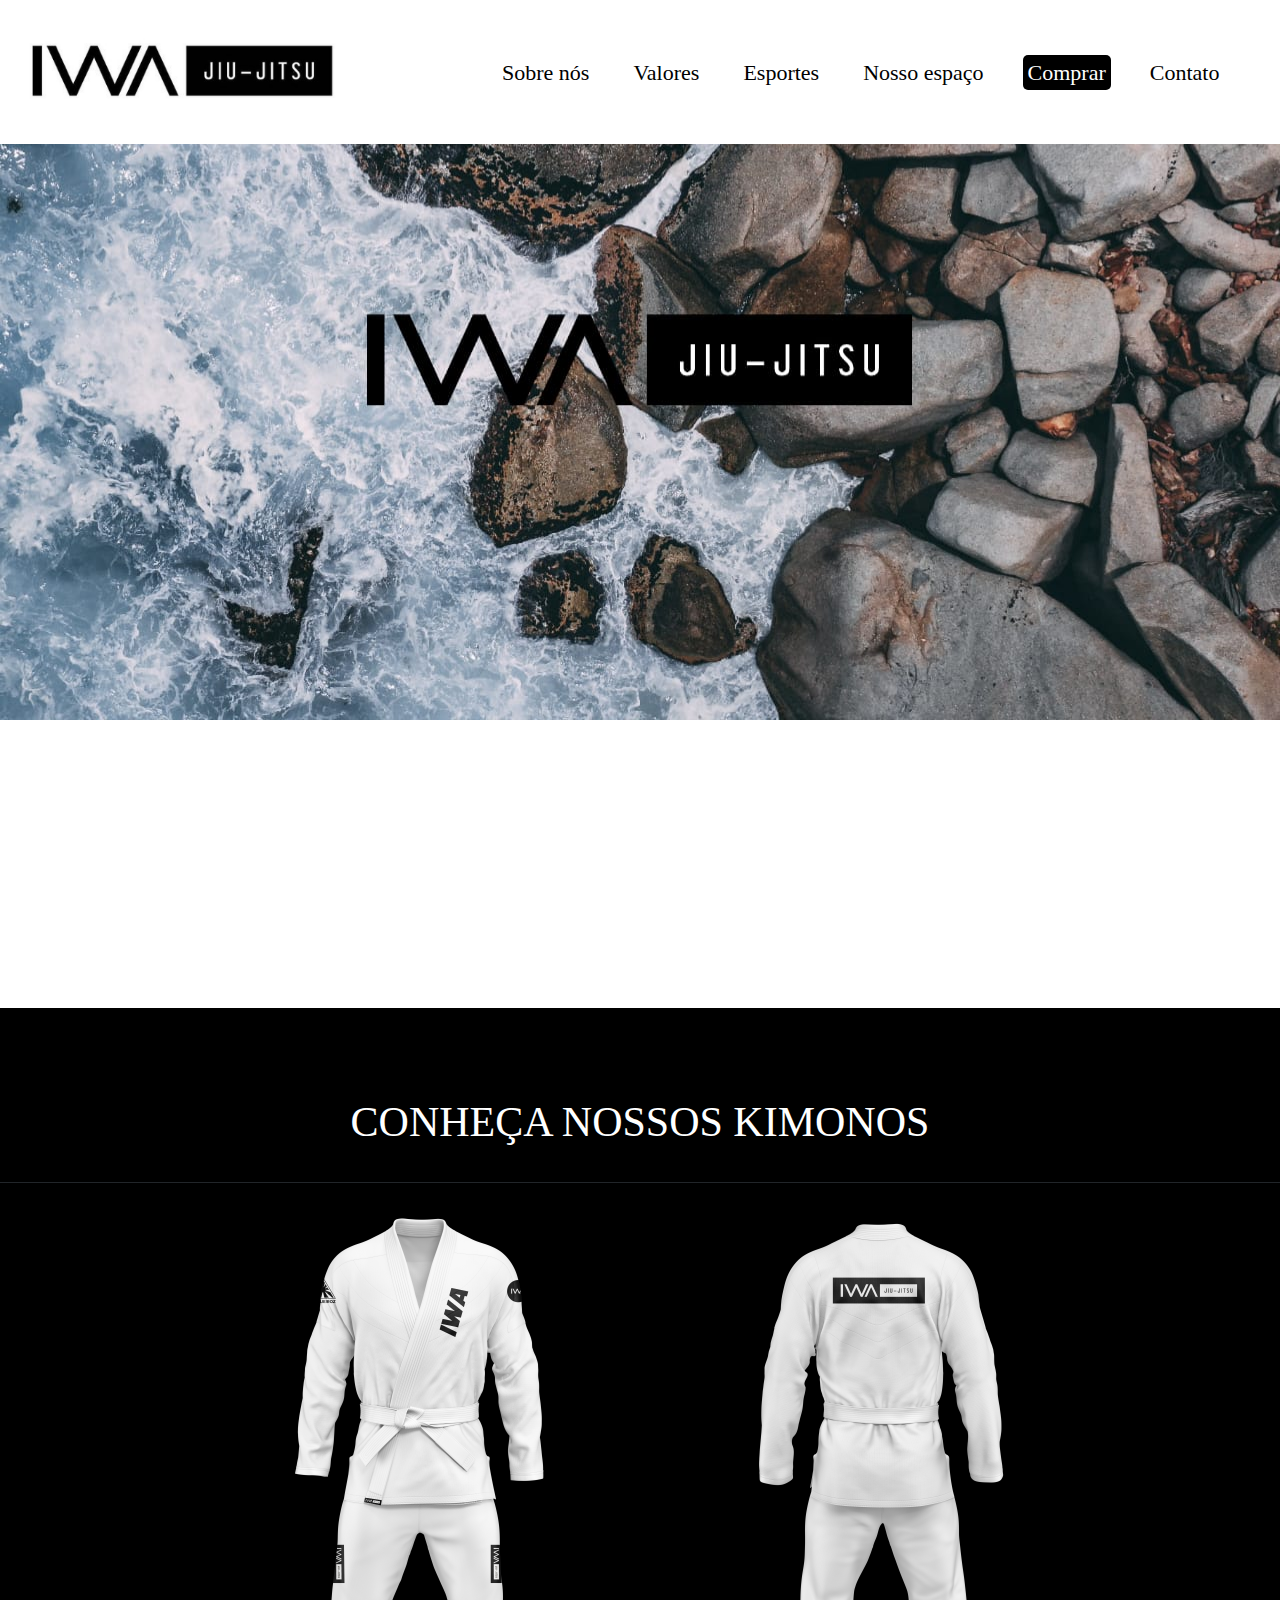
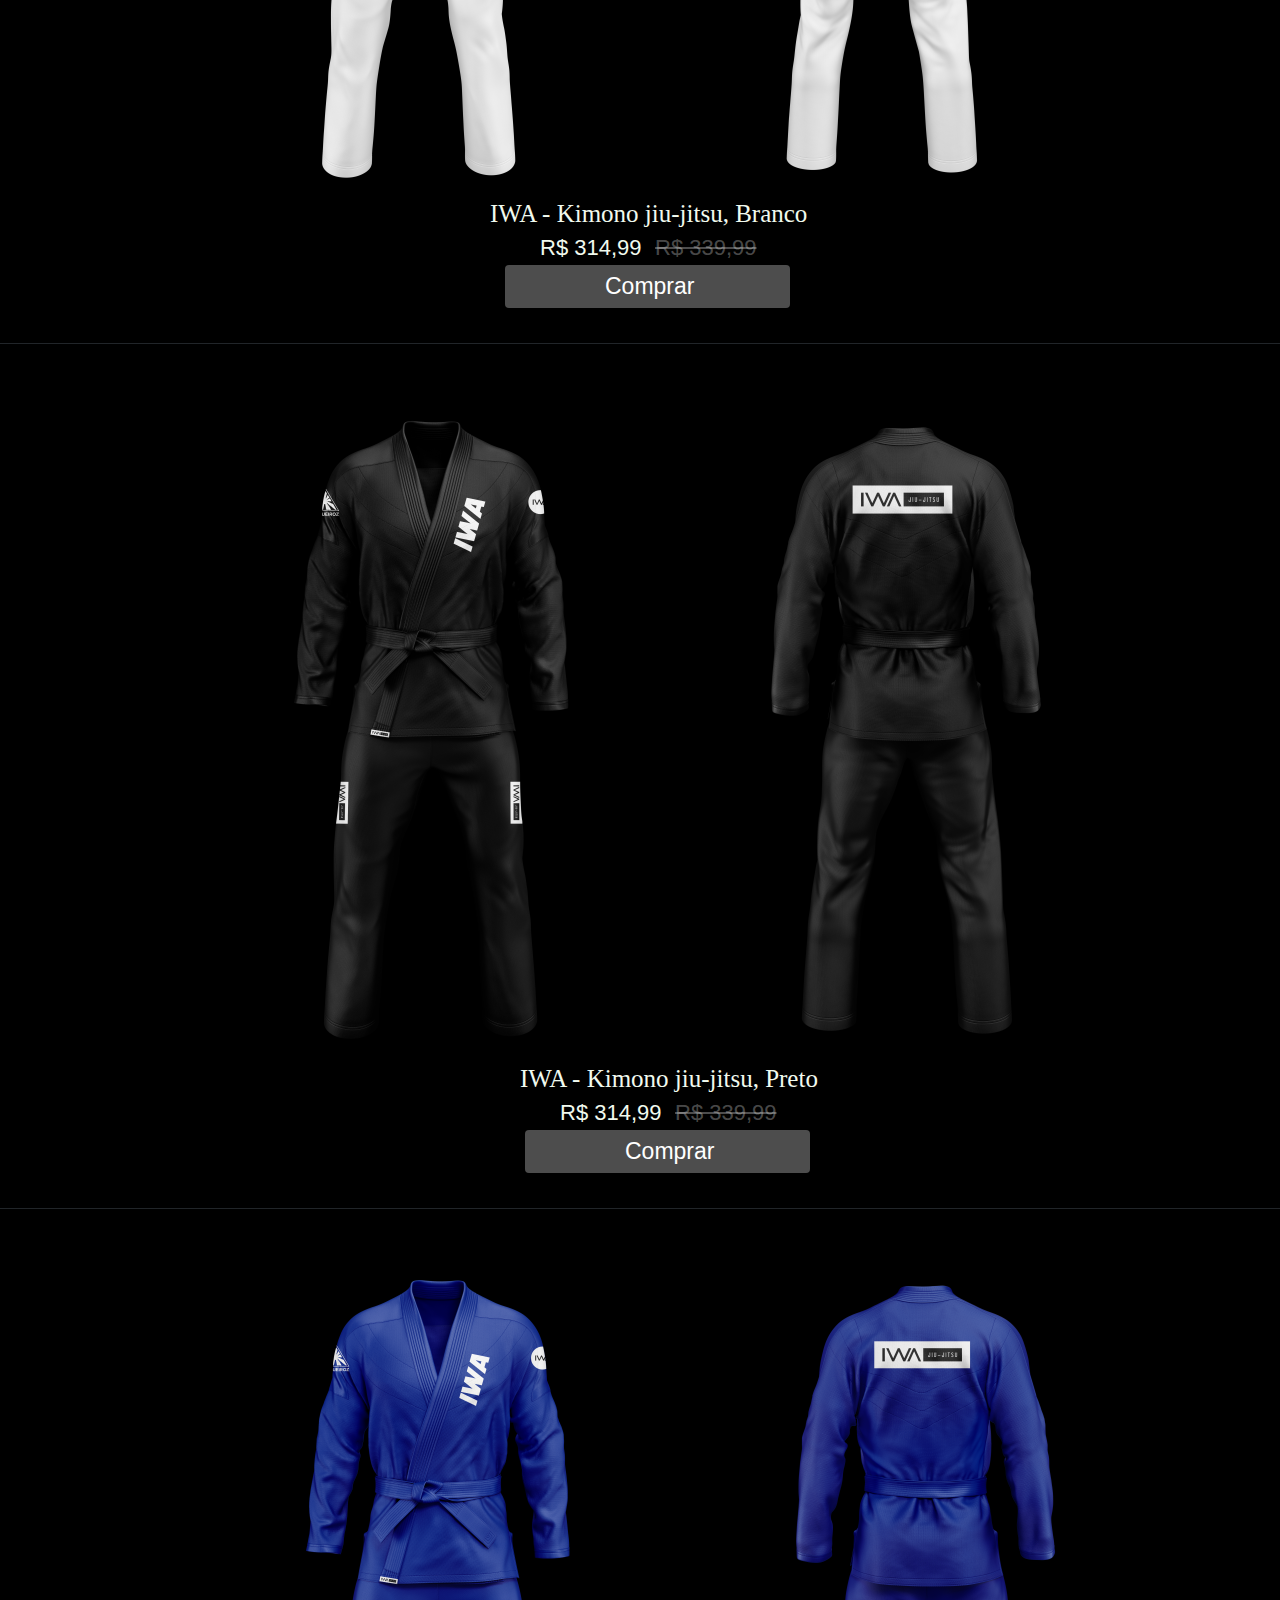
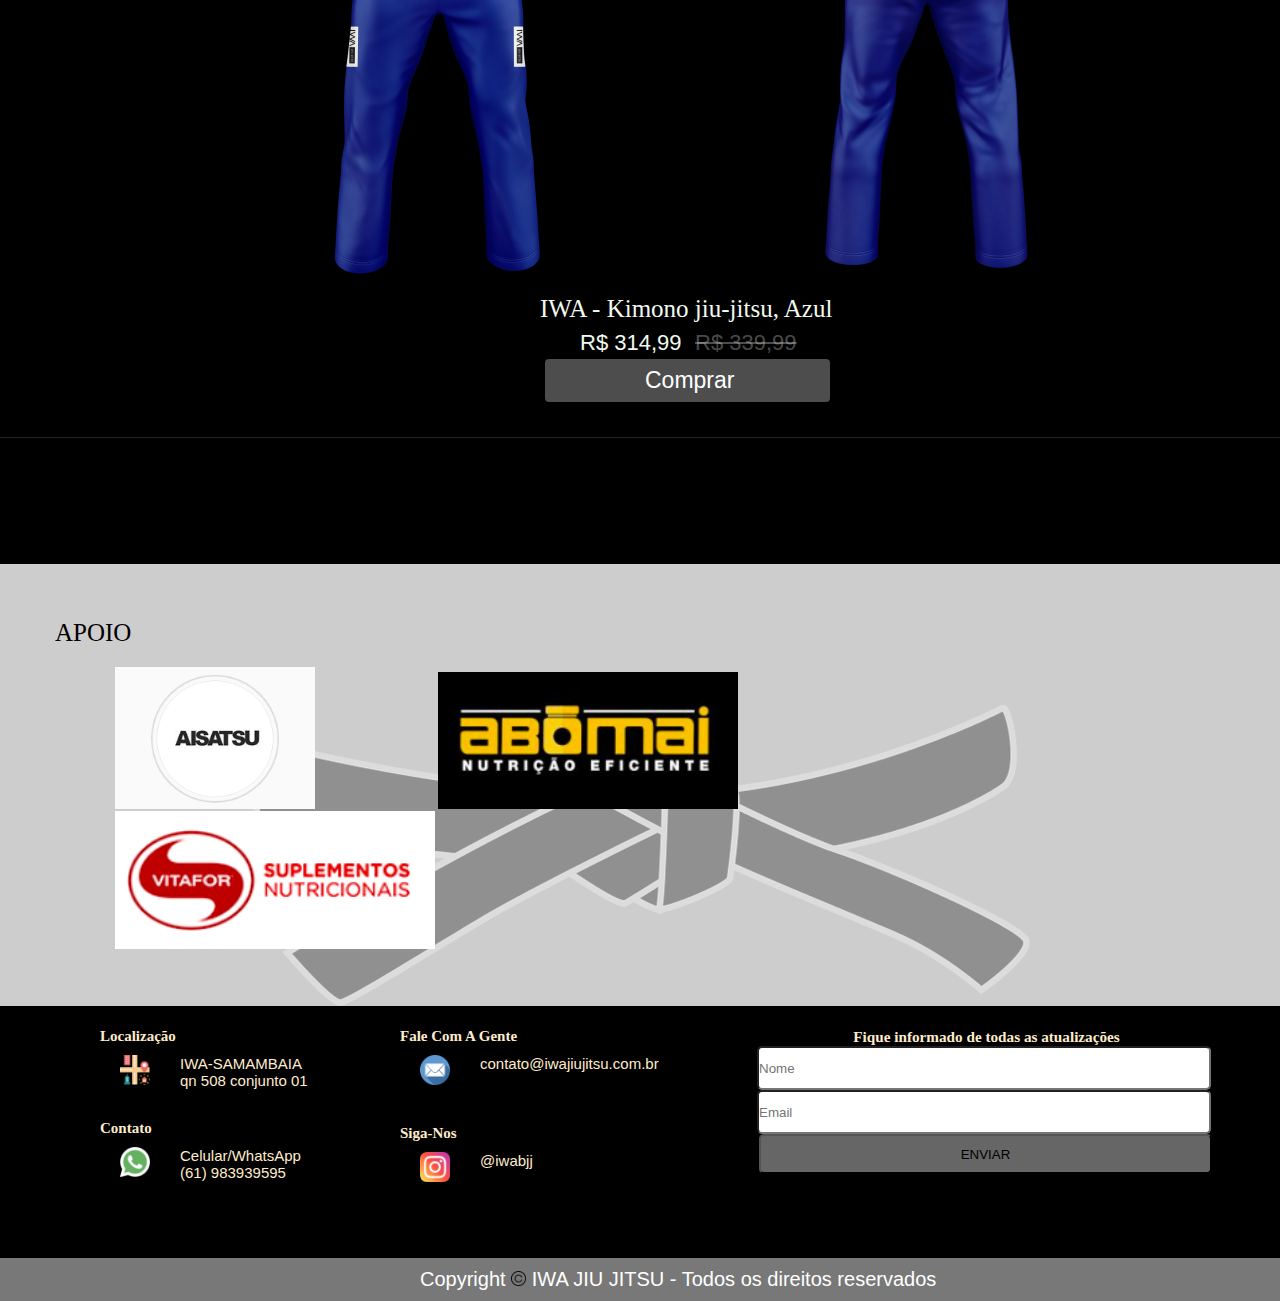
<file: comprar.html>
<!DOCTYPE html>
<html lang="pt">
<head>
    <meta charset="UTF-8">
    <meta http-equiv="X-UA-Compatible" content="IE=edge">
    <meta name="viewport" content="width=device-width, initial-scale=1.0">
    <link rel="icon" href="./imagens/faixa.png" type="image/png">
    <link rel="stylesheet" href="./css/style.css" type="text/css">
    <title>Comprar</title>
</head>
<body>

    <div>

        <header id="fundoimage">
            <a href="./index.html"><img src="./imagens/logo.png" alt="IWA JIU-JITSU" class="logo"></a>
            <nav id="menu">
                <ul class="link">
                    <li>
                        <a href="./sobrenos.html">Sobre nós</a>
                    </li>
                    <li>
                        <a href="./valores.html">Valores</a>
                    </li>
                    <li>
                        <a href="./esportes.html">Esportes</a>
                    </li>
                    <li>
                        <a href="./nossoespaco.html">Nosso espaço</a>
                    </li>
                    <li>
                        <a href="./comprar.html" class="active">Comprar</a>
                    </li>
                    <li>
                        <a href="./contato.html">Contato</a>
                    </li>
                </ul>
            </nav>
        </header>
        
        <main>
            <section>
                <div id="fundo">
                    <br><br><br><br><br><br><br><br><br><br><br><br><br><br><br><br>
                    <br><br><br><br><br><br><br><br><br><br><br><br><br><br><br><br>
                    <br><br><br><br><br><br><br><br><br><br><br><br><br><br><br><br>
                </div>
                <div id="loja">
                    <br><br><br><br><br>
                    <p id="text1"> CONHEÇA NOSSOS KIMONOS </p>
                    <br><br>
                    <hr style="height:1px;border-width:0;color:#212529;background-color:#212529">
                    <img id="frente1" src="./imagens/frente1.png" alt="">
                    <img id="costas1" src="./imagens/costas1.png" alt="">
                    <p id="kb">
                        IWA - Kimono jiu-jitsu, Branco
                    </p>
                    <p id="kb2">
                        R$ 314,99 <del id="delet1">R$ 339,99</del>
                    </p>
                    <a href="http://api.whatsapp.com/send?phone=5561996210164">
                        <p id="c1">
                            Comprar
                        </p>
                    </a>
                    <hr style="height:1px;border-width:0;color:#212529;background-color:#212529">
                    <br><br>
                    <img id="frente2" src="./imagens/frente2.png" alt="">
                    <img id="costas2" src="./imagens/costas2.png" alt="">
                    <p id="kp">
                        IWA - Kimono jiu-jitsu, Preto
                    </p>
                    <p id="kp2">
                        R$ 314,99 <del id="delet2">R$ 339,99</del>
                    </p>
                    <a href="http://api.whatsapp.com/send?phone=5561996210164">
                        <p id="c2">
                            Comprar
                        </p>
                    </a>
                    <hr style="height:1px;border-width:0;color:#212529;background-color:#212529">
                    <br><br>
                    <img id="frente3" src="./imagens/frente3.png" alt="">
                    <img id="costas3" src="./imagens/costas3.png" alt="">
                    <p id="ka">
                        IWA - Kimono jiu-jitsu, Azul
                    </p>
                    <p id="ka2">
                        R$ 314,99 <del id="delet3">R$ 339,99</del>
                    </p>
                    <a href="http://api.whatsapp.com/send?phone=5561996210164">
                        <p id="c3">
                            Comprar
                        </p>
                    </a>
                    <hr style="height:1px;border-width:0;color:#212529;background-color:#212529">
                    <br><br><br><br><br><br><br>
                </div>
            </section>
        </main>
        
        <footer id="rodape">  
            
            <div id="patrocinios">
                <div class="intermediario">
                    <p id="centralizar">APOIO</p>
                    <a id="patrocinio1" href="https://www.instagram.com/aisatsu.photo/"><img src="./imagens/aisatsu.png" alt="" width="200px"></a>
                    <a id="patrocinio2" href="https://www.instagram.com/abomainutricaoeficiente/"> <img src="./imagens/abomai.png" width="300px" alt=""></a>
                    <a id="patrocinio3" href="https://www.instagram.com/vitafornutrientes/"> <img src="./imagens/vitafor.png" width="320px" alt=""></a>
                </div>
            </div>
            
            <div id="divisaoprincipal">
                <br><br>
                <div id="divisao1"> <!-- Inicio da div 1-->
                    <div id="integracao"> <!-- inicio area de integracao-->
                        <div id="area1"> <!-- inicio area 1-->
                            <div>
                                <ul id="contato">
                                    <h3>Localização</h3>
                                    <li id="icone1">
                                        <a href="https://www.google.com/maps/place/Iwa+Jiu-jitsu/@-15.8801712,-48.077334,17z/data=!4m9!1m3!11m2!2sr2wYqwYV0PeArm2vvGdg0Ikp3rUrbw!3e3!3m4!1s0x935a2de50490407f:0xa9c3245123b13183!8m2!3d-15.8801764!4d-48.0751453"><img src="./imagens/loc.png" width="30px" alt=""></a>
                                    </li>
                                    <div id="descricao">
                                        <li id="fonte">
                                            <p>IWA-SAMAMBAIA</p>
                                        </li>
                                        <br>
                                        <li id="fonte2">
                                            qn 508 conjunto 01
                                        </li>
                                    </div>
                                </ul>
                            </div>
                            <br>
                            <div>
                                <ul id="contato">
                                    <h3>Contato</h3>
                                    <li id="icone1">
                                        <a href="http://api.whatsapp.com/send?phone=5561996210164"><img src="./imagens/contato.png"  width="30px" alt=""></a>
                                    </li>
                                    <div id="descricao">
                                        <li id="fonte">
                                            Celular/WhatsApp
                                        </li>
                                        <br>
                                        <li id="fonte2">
                                            (61) 983939595
                                        </li>
                                    </div>
                                </ul>
                            </div>
                        </div> <!-- fim area 1-->
        
                        <div id="area2"> <!-- inicio area 2-->
                            <div>
                                <ul id="contato">
                                    <h3>Fale Com A Gente</h3>
                                    <li id="icone1">
                                        <a href="mailto:contato@iwajiujitsu.com.br"><img src="./imagens/email.png" width="30px" alt=""></a>
                                    </li>
                                    <div id="descricao">
                                        <li id="fonte">
                                            <p>contato@iwajiujitsu.com.br</p>
                                        </li>
                                    </div>
                                </ul>
                            </div>
                            <br>
                            <div>
                                <ul id="contato">
                                    <br><br>
                                    <h3>Siga-Nos</h3>
                                    <li id="icone1">
                                        <a href="https://www.instagram.com/iwabjj/"><img src="./imagens/instagram.png"  width="30px" alt=""></a>
                                    </li>
                                    <div id="descricao">
                                        <li id="fonte">
                                            @iwabjj
                                        </li>
                                    </div>
                                </ul>
                            </div>
                        </div> <!-- fim area 2-->
                    </div> <!-- fim area de integracao-->
    
                </div> <!-- Fim da div 1-->

                <div id="divisao2"> <!-- Inicio da div 2-->
                    <div>
                        <h3 id=titulo>Fique informado de todas as atualizações</h3>
                    </div>
                    <form action="" id="submissao">
                        <form action="">
                            <input id="name" name="name" type="text" placeholder="Nome">
                            <input id="email" name="email" type="text" placeholder="Email">
                            <input id="enviar" type="submit" value="ENVIAR">
                        </form>
                    </form>
                </div> <!-- Fim da div 2-->

            </div>

            <div id="rodape-bottom">
                <p>
                    Copyright
                    <img src="./imagens/rodape.png" width="15px" alt="">
                    IWA JIU JITSU - Todos os direitos reservados
                </p>
            </div>
        </footer>


    </div>

</body>
</html>
</file>
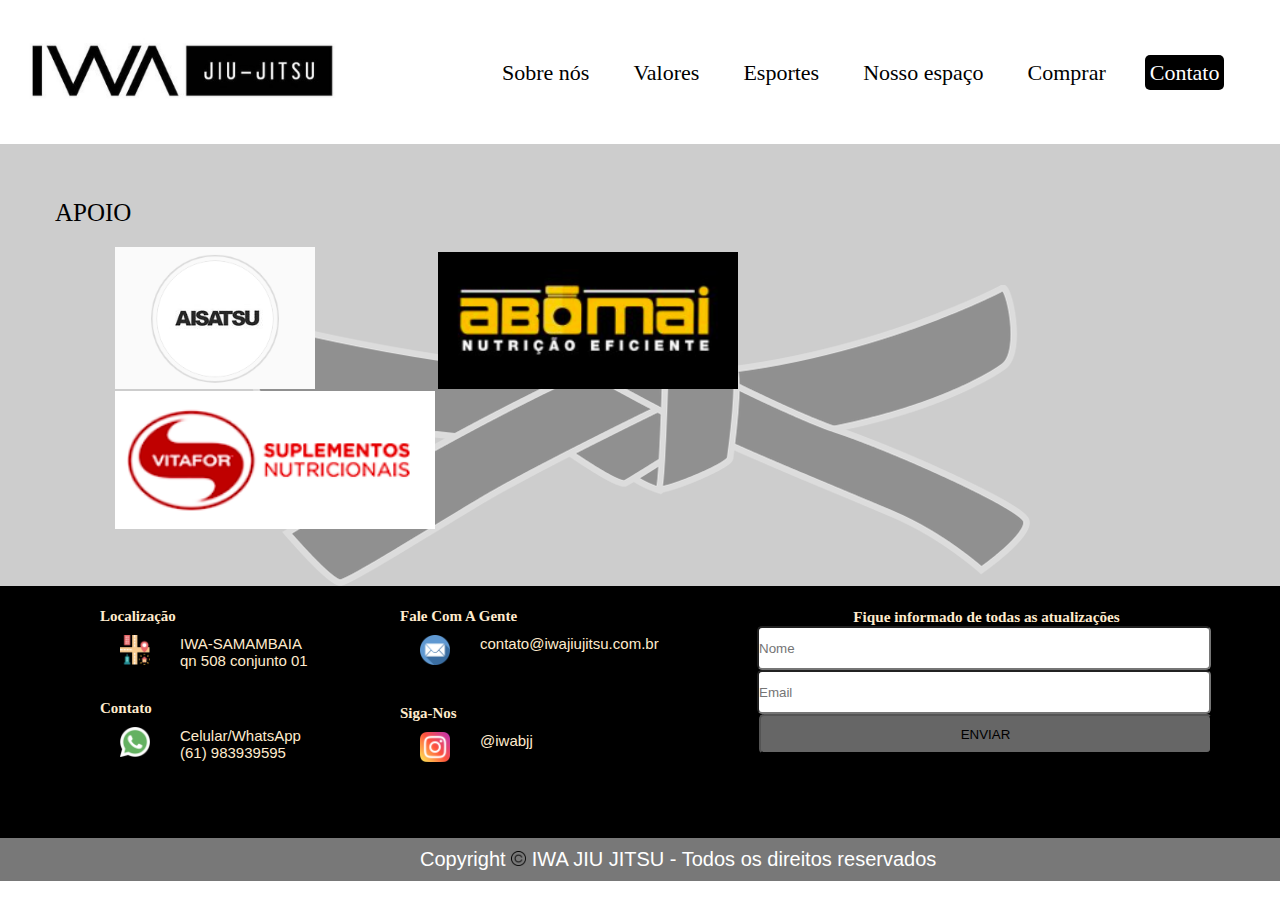
<file: contato.html>
<!DOCTYPE html>
<html lang="pt">
<head>
    <meta charset="UTF-8">
    <meta http-equiv="X-UA-Compatible" content="IE=edge">
    <meta name="viewport" content="width=device-width, initial-scale=1.0">
    <link rel="icon" href="./imagens/faixa.png" type="image/png">
    <link rel="stylesheet" href="./css/style.css" type="text/css">
    <title>Contato</title>
</head>
<body>

    <div>

        <header id="fundoimage">
            <a href="./index.html"><img src="./imagens/logo.png" alt="IWA JIU-JITSU" class="logo"></a>
            <nav id="menu">
                <ul class="link">
                    <li>
                        <a href="./sobrenos.html">Sobre nós</a>
                    </li>
                    <li>
                        <a href="./valores.html">Valores</a>
                    </li>
                    <li>
                        <a href="./esportes.html">Esportes</a>
                    </li>
                    <li>
                        <a href="./nossoespaco.html">Nosso espaço</a>
                    </li>
                    <li>
                        <a href="./comprar.html">Comprar</a>
                    </li>
                    <li>
                        <a href="./contato.html" class="active">Contato</a>
                    </li>
                </ul>
            </nav>
        </header>
        
        <main id="fundo">
            <section>
            </section>
        </main>
        
        <footer id="rodape">  
            
            <div id="patrocinios">
                <div class="intermediario">
                    <!-- <br><br><br><br><br><br><br><br><br><br><br><br> -->
                    <p id="centralizar">APOIO</p>
                    <a id="patrocinio1" href="https://www.instagram.com/aisatsu.photo/"><img src="./imagens/aisatsu.png" alt="" width="200px"></a>
                    <a id="patrocinio2" href="https://www.instagram.com/abomainutricaoeficiente/"> <img src="./imagens/abomai.png" width="300px" alt=""></a>
                    <a id="patrocinio3" href="https://www.instagram.com/vitafornutrientes/"> <img src="./imagens/vitafor.png" width="320px" alt=""></a>
                </div>
            </div>
            
            <div id="divisaoprincipal">
                <br><br>
                <div id="divisao1"> <!-- Inicio da div 1-->
                    <div id="integracao"> <!-- inicio area de integracao-->
                        <div id="area1"> <!-- inicio area 1-->
                            <div>
                                <ul id="contato">
                                    <h3>Localização</h3>
                                    <li id="icone1">
                                        <a href="https://www.google.com/maps/place/Iwa+Jiu-jitsu/@-15.8801712,-48.077334,17z/data=!4m9!1m3!11m2!2sr2wYqwYV0PeArm2vvGdg0Ikp3rUrbw!3e3!3m4!1s0x935a2de50490407f:0xa9c3245123b13183!8m2!3d-15.8801764!4d-48.0751453"><img src="./imagens/loc.png" width="30px" alt=""></a>
                                    </li>
                                    <div id="descricao">
                                        <li id="fonte">
                                            <p>IWA-SAMAMBAIA</p>
                                        </li>
                                        <br>
                                        <li id="fonte2">
                                            qn 508 conjunto 01
                                        </li>
                                    </div>
                                </ul>
                            </div>
                            <br>
                            <div>
                                <ul id="contato">
                                    <h3>Contato</h3>
                                    <li id="icone1">
                                        <a href="http://api.whatsapp.com/send?phone=5561996210164"><img src="./imagens/contato.png"  width="30px" alt=""></a>
                                    </li>
                                    <div id="descricao">
                                        <li id="fonte">
                                            Celular/WhatsApp
                                        </li>
                                        <br>
                                        <li id="fonte2">
                                            (61) 983939595
                                        </li>
                                    </div>
                                </ul>
                            </div>
                        </div> <!-- fim area 1-->
        
                        <div id="area2"> <!-- inicio area 2-->
                            <div>
                                <ul id="contato">
                                    <h3>Fale Com A Gente</h3>
                                    <li id="icone1">
                                        <a href="mailto:contato@iwajiujitsu.com.br"><img src="./imagens/email.png" width="30px" alt=""></a>
                                    </li>
                                    <div id="descricao">
                                        <li id="fonte">
                                            <p>contato@iwajiujitsu.com.br</p>
                                        </li>
                                    </div>
                                </ul>
                            </div>
                            <br>
                            <div>
                                <ul id="contato">
                                    <br><br>
                                    <h3>Siga-Nos</h3>
                                    <li id="icone1">
                                        <a href="https://www.instagram.com/iwabjj/"><img src="./imagens/instagram.png"  width="30px" alt=""></a>
                                    </li>
                                    <div id="descricao">
                                        <li id="fonte">
                                            @iwabjj
                                        </li>
                                    </div>
                                </ul>
                            </div>
                        </div> <!-- fim area 2-->
                    </div> <!-- fim area de integracao-->
    
                </div> <!-- Fim da div 1-->

                <div id="divisao2"> <!-- Inicio da div 2-->
                    <div>
                        <h3 id=titulo>Fique informado de todas as atualizações</h3>
                    </div>
                    <form action="" id="submissao">
                        <form action="">
                            <input id="name" name="name" type="text" placeholder="Nome">
                            <input id="email" name="email" type="text" placeholder="Email">
                            <input id="enviar" type="submit" value="ENVIAR">
                        </form>
                    </form>
                </div> <!-- Fim da div 2-->

            </div>

            <div id="rodape-bottom">
                <p>
                    Copyright
                    <img src="./imagens/rodape.png" width="15px" alt="">
                    IWA JIU JITSU - Todos os direitos reservados
                </p>
            </div>
        </footer>


    </div>

</body>
</html>
</file>
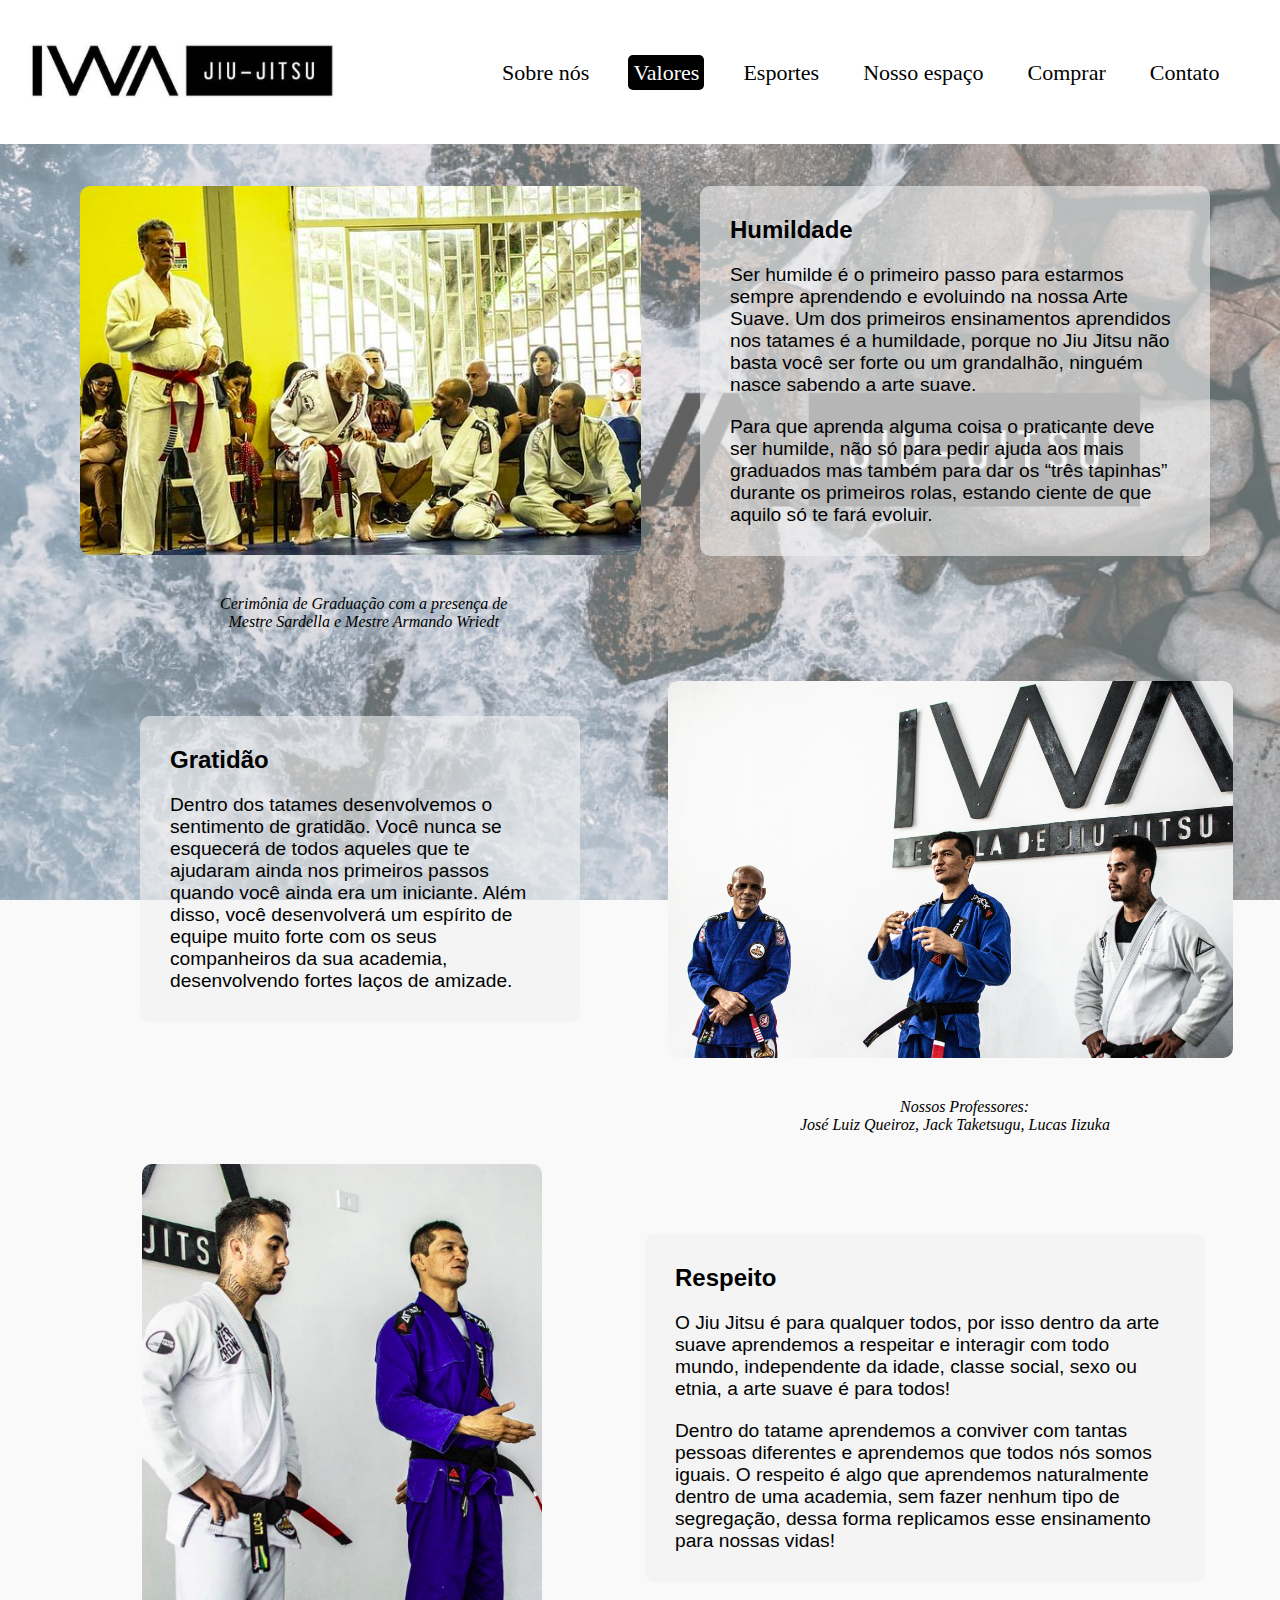
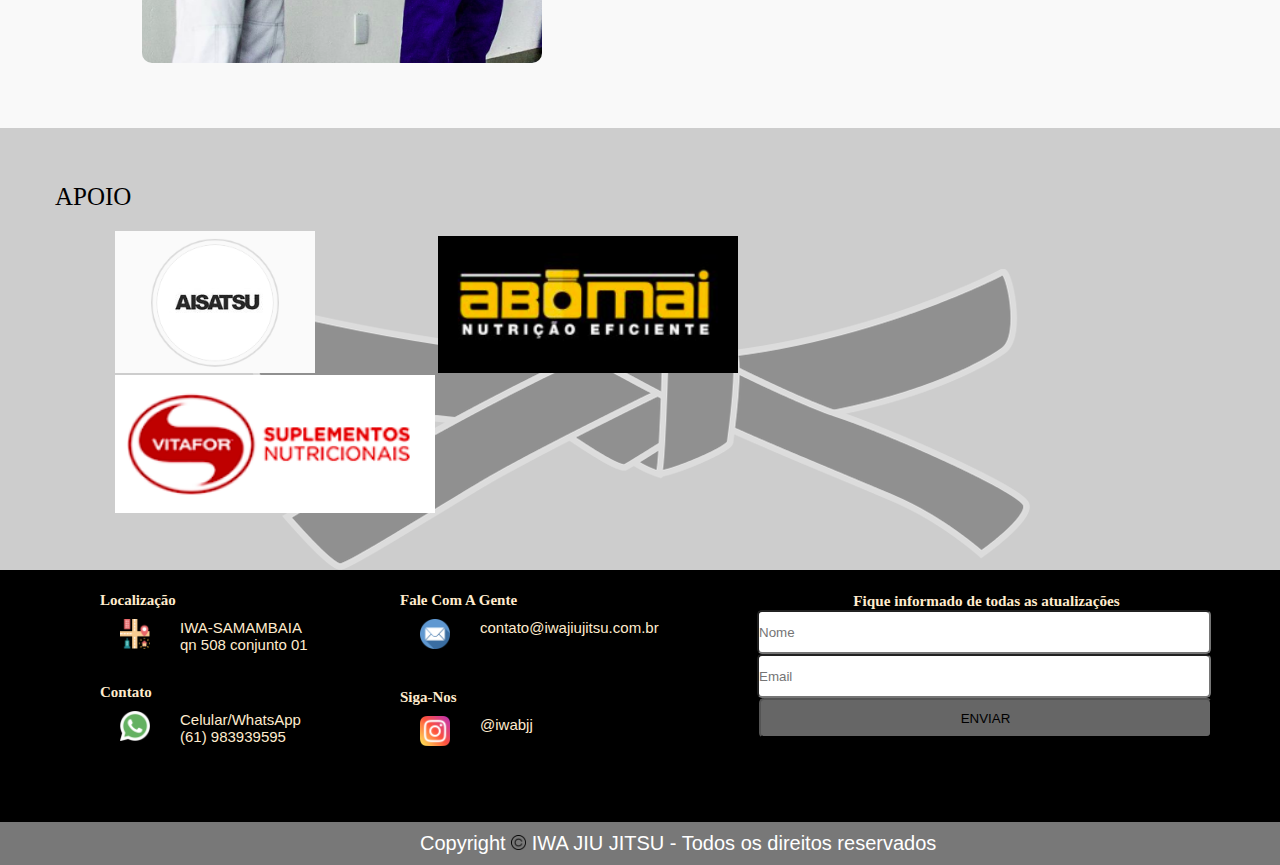
<file: valores.html>
<!DOCTYPE html>
<html lang="pt">
<head>
    <meta charset="UTF-8">
    <meta http-equiv="X-UA-Compatible" content="IE=edge">
    <meta name="viewport" content="width=device-width, initial-scale=1.0">
    <link rel="icon" href="./imagens/faixa.png" type="image/png">
    <link rel="stylesheet" href="./css/style.css" type="text/css">
    <title>Valores</title>
</head>
<body>

    <div>

        <header id="fundoimage">
            <a href="./index.html"><img src="./imagens/logo.png" alt="IWA JIU-JITSU" class="logo"></a>
            <nav id="menu">
                <ul class="link">
                    <li>
                        <a href="./sobrenos.html">Sobre nós</a>
                    </li>
                    <li>
                        <a href="./valores.html" class="active">Valores</a>
                    </li>
                    <li>
                        <a href="./esportes.html">Esportes</a>
                    </li>
                    <li>
                        <a href="./nossoespaco.html">Nosso espaço</a>
                    </li>
                    <li>
                        <a href="./comprar.html">Comprar</a>
                    </li>
                    <li>
                        <a href="./contato.html">Contato</a>
                    </li>
                </ul>
            </nav>
        </header>
        
        <main id="corfundo">
            <section >
                
                <div>
                     <div class="textoimage2">
                         <h2>Humildade</h2>
                         <p> 
                             Ser humilde é o primeiro passo para estarmos sempre aprendendo e evoluindo na 
                             nossa Arte Suave. Um dos primeiros ensinamentos aprendidos nos tatames é a humildade, 
                             porque no Jiu Jitsu não basta você ser forte ou um grandalhão, ninguém nasce sabendo a 
                             arte suave. 
                         </p>
                         <p>
                            Para que aprenda alguma coisa o praticante deve ser humilde, não só para pedir 
                            ajuda aos mais graduados mas também para dar os “três tapinhas” durante os primeiros rolas, 
                            estando ciente de que aquilo só te fará evoluir.
                         </p>
                     </div>
                     <div>
                         <img id="image2" src="./imagens/image21.png" alt="iwa">
                     </div>
                     
                     <div class="textocitacao">
                        <p class="citacao1"><cite>Cerimônia de Graduação com a presença de<br>Mestre Sardella e Mestre Armando Wriedt</cite></p> 
                     </div>                     
 
                     <div class="textoimage3">
                         <h2>Gratidão</h2>
                         <p> 
                             Dentro dos tatames desenvolvemos o sentimento de gratidão. Você nunca se esquecerá de todos
                             aqueles que te ajudaram ainda nos primeiros passos quando você ainda era um iniciante. 
                             Além disso, você desenvolverá um espírito de equipe muito forte com os seus companheiros da 
                             sua academia, desenvolvendo fortes laços de amizade.
                         </p>
                     </div>
                     <div>
                         <img id="image3" src="./imagens/TKT_4183.jpg" alt="iwa">
                     </div>

                     <div class="textocitacao">
                        <p class="citacao3"><cite>Nossos Professores:</cite></p>  
                        <p class="citacao2"><cite>José Luiz Queiroz, Jack Taketsugu, Lucas Iizuka</cite></p>
                     </div>
                      
                     <div class="textoimage4">
                         <h2>Respeito</h2>
                         <p> 
                             O Jiu Jitsu é para qualquer todos, por isso dentro da arte suave aprendemos a respeitar e interagir
                             com todo mundo, independente da idade, classe social, sexo ou etnia, a arte suave é para todos!
                         </p>
                         <p>
                            Dentro do tatame aprendemos a conviver com tantas pessoas diferentes e aprendemos que todos nós somos
                            iguais. O respeito é algo que aprendemos naturalmente dentro de uma academia, sem fazer nenhum tipo de
                            segregação, dessa forma replicamos esse ensinamento para nossas vidas!
                         </p>
                     </div>
                     <div>
                         <img id="image4" src="./imagens/image1.png" alt="iwa">
                     </div>
                     <p class="textocitacao"><br><br><br><br><br><br><br><br><br><br><br><br><br><br><br><br><br>
                        <br><br><br><br><br><br><br><br><br><br><br><br><br><br><br><br></p>
                </div>
             </section>

        </main>
        
        <footer id="rodape">  
            
            <div id="patrocinios">
                <div class="intermediario">
                    <!-- <br><br><br><br><br><br><br><br><br><br><br><br> -->
                    <p id="centralizar">APOIO</p>
                    <a id="patrocinio1" href="https://www.instagram.com/aisatsu.photo/"><img src="./imagens/aisatsu.png" alt="" width="200px"></a>
                    <a id="patrocinio2" href="https://www.instagram.com/abomainutricaoeficiente/"> <img src="./imagens/abomai.png" width="300px" alt=""></a>
                    <a id="patrocinio3" href="https://www.instagram.com/vitafornutrientes/"> <img src="./imagens/vitafor.png" width="320px" alt=""></a>
                </div>
            </div>
            
            <div id="divisaoprincipal">
                <br><br>
                <div id="divisao1"> <!-- Inicio da div 1-->
                    <div id="integracao"> <!-- inicio area de integracao-->
                        <div id="area1"> <!-- inicio area 1-->
                            <div>
                                <ul id="contato">
                                    <h3>Localização</h3>
                                    <li id="icone1">
                                        <a href="https://www.google.com/maps/place/Iwa+Jiu-jitsu/@-15.8801712,-48.077334,17z/data=!4m9!1m3!11m2!2sr2wYqwYV0PeArm2vvGdg0Ikp3rUrbw!3e3!3m4!1s0x935a2de50490407f:0xa9c3245123b13183!8m2!3d-15.8801764!4d-48.0751453"><img src="./imagens/loc.png" width="30px" alt=""></a>
                                    </li>
                                    <div id="descricao">
                                        <li id="fonte">
                                            <p>IWA-SAMAMBAIA</p>
                                        </li>
                                        <br>
                                        <li id="fonte2">
                                            qn 508 conjunto 01
                                        </li>
                                    </div>
                                </ul>
                            </div>
                            <br>
                            <div>
                                <ul id="contato">
                                    <h3>Contato</h3>
                                    <li id="icone1">
                                        <a href="http://api.whatsapp.com/send?phone=5561996210164"><img src="./imagens/contato.png"  width="30px" alt=""></a>
                                    </li>
                                    <div id="descricao">
                                        <li id="fonte">
                                            Celular/WhatsApp
                                        </li>
                                        <br>
                                        <li id="fonte2">
                                            (61) 983939595
                                        </li>
                                    </div>
                                </ul>
                            </div>
                        </div> <!-- fim area 1-->
        
                        <div id="area2"> <!-- inicio area 2-->
                            <div>
                                <ul id="contato">
                                    <h3>Fale Com A Gente</h3>
                                    <li id="icone1">
                                        <a href="mailto:contato@iwajiujitsu.com.br"><img src="./imagens/email.png" width="30px" alt=""></a>
                                    </li>
                                    <div id="descricao">
                                        <li id="fonte">
                                            <p>contato@iwajiujitsu.com.br</p>
                                        </li>
                                    </div>
                                </ul>
                            </div>
                            <br>
                            <div>
                                <ul id="contato">
                                    <br><br>
                                    <h3>Siga-Nos</h3>
                                    <li id="icone1">
                                        <a href="https://www.instagram.com/iwabjj/"><img src="./imagens/instagram.png"  width="30px" alt=""></a>
                                    </li>
                                    <div id="descricao">
                                        <li id="fonte">
                                            @iwabjj
                                        </li>
                                    </div>
                                </ul>
                            </div>
                        </div> <!-- fim area 2-->
                    </div> <!-- fim area de integracao-->
    
                </div> <!-- Fim da div 1-->

                <div id="divisao2"> <!-- Inicio da div 2-->
                    <div>
                        <h3 id=titulo>Fique informado de todas as atualizações</h3>
                    </div>
                    <form action="" id="submissao">
                        <form action="">
                            <input id="name" name="name" type="text" placeholder="Nome">
                            <input id="email" name="email" type="text" placeholder="Email">
                            <input id="enviar" type="submit" value="ENVIAR">
                        </form>
                    </form>
                </div> <!-- Fim da div 2-->

            </div>

            <div id="rodape-bottom">
                <p>
                    Copyright
                    <img src="./imagens/rodape.png" width="15px" alt="">
                    IWA JIU JITSU - Todos os direitos reservados
                </p>
            </div>
        </footer>

    </div>

</body>
</html>
</file>
<file: css/style.css>
* {
    margin: 0;
    padding: 0;
}

#menu {
    float: right;
    margin: 60px 30px;
    width: 60%;
}

li {
    display: inline-block;
    font-size: 22px;
}

li a {
    color: black;
    text-decoration: none;
    margin: 5px 15px;
    padding: 5px;
    border-radius: 5px;
}

.link li a:hover,
.link li a.active {
    background-color: black;
    color: white;
}

#fundoimage {
    height: 100%;
    /*150px*/
}

.logo {
    width: 30%;
    /*400px*/
    min-width: 200px;
}

#fundo {
    background-image: url(../imagens/fundo.jpg);
    background-repeat: no-repeat;
    background-size: 100%;
    background-attachment: fixed;
}

#loja {
    color: white;
    background-color: black;
}

#text1 {
    font-size: 42px;
    text-align: center;
}

a {
    text-decoration: none;
}

#text2 {
    border: 1px solid white;
    border-radius: 3px;
    width: 250px;
    position: relative;
    left: 510px;
    font-size: 42px;
    text-align: center;
    background-color: white;
    color: white;
}

#text2 a:visited,
#text2 a:link {
    color: black;
}

#text2 a:active {
    color: white;
    background-color: black;
}

#frente1 {
    margin-top: 20px;
    margin-bottom: 100px;
    margin-left: 270px;
}

#costas1 {
    margin-top: 20px;
    margin-bottom: 100px;
    margin-left: 170px;
}

#frente2 {
    margin-top: 20px;
    margin-bottom: 120px;
    margin-left: 230px;
}

#costas2 {
    margin-top: 20px;
    margin-bottom: 100px;
    margin-left: 110px;
}

#frente3 {
    margin-top: 20px;
    margin-bottom: 100px;
    margin-left: 280px;
}

#costas3 {
    margin-top: 20px;
    margin-bottom: 100px;
    margin-left: 140px;
}

#kb {
    color: #f1faee;
    position: absolute;
    top: 1800px;
    left: 490px;
    font-size: 25px;
}

#kb2 {
    color: #f1faee;
    font-family: Impact, Haettenschweiler, 'Arial Narrow Bold', sans-serif;
    position: absolute;
    top: 1835px;
    left: 540px;
    font-size: 22px;
}

#delet1 {
    position: absolute;
    width: 105px;
    left: 115px;
    color: rgba(255, 255, 255, 0.3);
}

#kp {
    color: #f1faee;
    position: absolute;
    top: 2665px;
    left: 520px;
    font-size: 25px;
}

#kp2 {
    color: #f1faee;
    font-family: Impact, Haettenschweiler, 'Arial Narrow Bold', sans-serif;
    position: absolute;
    top: 2700px;
    left: 560px;
    font-size: 22px;
}

#delet2 {
    position: absolute;
    width: 105px;
    left: 115px;
    color: rgba(255, 255, 255, 0.3);
}

#ka {
    color: #f1faee;
    position: absolute;
    top: 3495px;
    left: 540px;
    font-size: 25px;
}

#ka2 {
    color: #f1faee;
    font-family: Impact, Haettenschweiler, 'Arial Narrow Bold', sans-serif;
    position: absolute;
    top: 3530px;
    left: 580px;
    font-size: 22px;
}

#delet3 {
    position: absolute;
    width: 105px;
    left: 115px;
    color: rgba(255, 255, 255, 0.3);
}

#c1 {
    position: relative;
    border-radius: 4px;
    font-size: 23px;
    font-family: sans-serif;
    bottom: 35px;
    margin-left: 505px;
    padding: 8px 100px;
    width: 85px;
    background-color: rgba(255, 255, 255, 0.3);
    color: white;
}

#c2 {
    position: relative;
    border-radius: 4px;
    font-size: 23px;
    font-family: sans-serif;
    bottom: 35px;
    margin-left: 525px;
    padding: 8px 100px;
    width: 85px;
    background-color: rgba(255, 255, 255, 0.3);
    color: white;
}

#c3 {
    position: relative;
    border-radius: 4px;
    font-size: 23px;
    font-family: sans-serif;
    bottom: 35px;
    margin-left: 545px;
    padding: 8px 100px;
    width: 85px;
    background-color: rgba(255, 255, 255, 0.3);
    color: white;
}

#insta {
    border: 1px solid black;
    width: 190px;
    height: 29px;
    color: white;
    padding: 10px 0px 0px 0px;
    position: absolute;
    left: 560px;
    text-align: center;
    border: 1px solid;
    border-radius: 3px;
    background-color: hsla(201, 89%, 30%, 0.7);
    font-family: -apple-system, BlinkMacSystemFont, 'Segoe UI', Roboto, Oxygen, Ubuntu, Cantarell, 'Open Sans', 'Helvetica Neue', sans-serif;
    font-size: 14px;
}

#insta a:visited,
#insta a:link {
    color: white;
}

#pimg {
    float: left;
    margin-left: 23px;
}

#pinsta {
    float: right;
    margin-right: 23px;
}

#corfundo {
    /* background-color: rgba(140, 140, 140, 0.6); */
    background-image: url(../imagens/fundo.jpg);
    background-repeat: repeat;
    background-size: cover;
    background-attachment: fixed;
}

#corfundosobrenos {
    background-image: url(../imagens/xadrez.jpg);
    background-position: center;
    background-size: 1000px;
    background-attachment: fixed;
}

.auxcorfundosobrenos {
    background-color: rgba(255, 255, 255, 0.65);
    background-attachment: scroll;
}

#corfundoesportes {
    background-image: url(../imagens/xadrez.jpg);
    background-position: center;
    background-size: 1000px;
    background-attachment: fixed;
}

.auxcorfundoesportes {
    background-color: rgba(255, 255, 255, 0.75);
    background-attachment: scroll;
}

#modiwa {
    padding-top: 10px;
    padding-bottom: 10px;
    margin-left: 480px;
    font-size: 40px;
    background-color: rgba(255, 255, 255, 0.8);
    border-radius: 10px;
    width: 350px;
    text-align: center;
}

#corfundonossoespaco {
    background-image: url(../imagens/xadrez.jpg);
    background-position: center;
    background-size: 1000px;
    background-attachment: fixed;
}

#auxcorfundonossoespaco {
    background-color: rgba(255, 255, 255, 0.5);
    background-attachment: scroll;
}

#dfotojj {
    background-color: rgba(255, 255, 255, 0.8);
    padding: 20px;
    margin-top: 42px;
    margin-left: 450px;
    border-radius: 6px;
    float: left;
    width: 360px;
    font-size: 25px;
    text-align: center;
}

#fotojj {
    border-radius: 7px;
    float: right;
    margin-top: 90px;
    margin-right: 190px;
}

#foto2jj {
    border-radius: 7px;
    margin-top: 140px;
    margin-left: 230px;
    float: left;
}

#foto3jj {
    border-radius: 7px;
    margin-top: 50px;
    margin-right: 230px;
    float: right;
}

#foto4jj {
    border-radius: 7px;
    border-radius: 7px;
    margin-top: 50px;
    margin-left: 190px;
    float: left;
}

#foto5jj {
    border-radius: 7px;
    float: right;
    margin-top: 150px;
    margin-right: 225px;
}

#foto6jj {
    border-radius: 7px;
    float: left;
    margin-top: 120px;
    margin-left: 230px;
}

#d2fotojj {
    background-color: rgba(255, 255, 255, 0.8);
    padding: 10px;
    margin-top: 80px;
    margin-left: 370px;
    border-radius: 6px;
    float: left;
    width: 550px;
    height: 22px;
    font-size: 20px;
    text-align: center;
}

#professor {
    background-image: url(../imagens/TKT_3705.jpg);
    background-position: center;
    background-size: cover;
    background-attachment: fixed;
    float: left;
    margin: 20px 0px 5px 0px;
}

#informes {
    background-image: url(../imagens/xadrez.jpg);
    background-position: center;
    background-size: 1000px;
    background-attachment: fixed;
}

#informes2 {
    background-image: url(../imagens/xadrez.jpg);
    background-position: center;
    background-size: 1000px;
    background-attachment: fixed;
}

#tabelahorario {
    padding: 60px 200px 0px 550px;
    font-size: 40px;
}

#manha {
    margin: 60px 0px 0px 230px;
    border-radius: 10px;
    padding-top: 30px;
    width: 460px;
    height: 270px;
    background-color: rgba(255, 255, 255, 0.65);
}

#m1 {
    font-size: 35px;
    text-align: center;
}

#i1 {
    margin-top: 28px;
    margin-left: 14px;
    text-align: center;
    font-size: 26px;
    float: left;
}

#mista1 {
    margin-top: 28px;
    margin-right: 14px;
    text-align: center;
    font-size: 26px;
    float: right;
}

#g1 {
    margin-top: 30px;
    margin-left: 14px;
    text-align: center;
    font-size: 26px;
    float: left;
}

#l1 {
    margin-top: 30px;
    margin-right: 14px;
    text-align: center;
    font-size: 26px;
    float: right;
}

#tarde {
    margin: 60px 0px 0px 325px;
    border-radius: 10px;
    padding-top: 30px;
    width: 280px;
    height: 210px;
    background-color: rgba(255, 255, 255, 0.65);
}

#t1 {
    font-size: 35px;
    text-align: center;
}

#k1 {
    margin-top: 22px;
    margin-left: 39px;
    text-align: center;
    font-size: 26px;
    float: left;
}

#hk1 {
    margin-top: 10px;
}

#hk2 {
    margin-top: 2px;
}

#noite {
    position: absolute;
    left: 630px;
    top: 1950px;
    margin: 60px 0px 0px 165px;
    border-radius: 10px;
    padding-top: 30px;
    width: 280px;
    height: 270px;
    background-color: rgba(255, 255, 255, 0.65);
}

#n1 {
    font-size: 35px;
    text-align: center;
}

#m2 {
    margin-top: 28px;
    margin-left: 14px;
    text-align: center;
    font-size: 26px;
}

#hm1 {
    margin-top: 10px;
}

#i2 {
    margin-top: 28px;
    margin-left: 14px;
    text-align: center;
    font-size: 26px;
}

.fundoinformes {
    background-color: rgba(255, 255, 255, 0.65);
    background-attachment: scroll;
}

.fundoinformes2 {
    background-color: rgba(255, 255, 255, 0.55);
    background-attachment: scroll;
}

.bottomsobrenos {
    float: left;
    width: 38%;
    /* 484px*/
    margin-top: 2.35%;
    margin-left: 6.066%;
    padding-right: 3.14%;
}

#link1 {
    float: left;
    width: 52%;
}

.bottomsobrenos h3 {
    color: black;
    font-size: 120%;
    font-family: sans-serif;
    width: 36%;
    float: right;
    padding: 30.6% 1.8% 5.58% 3.6%;
}

.bottomvalores {
    float: right;
    width: 300px;
    margin-top: 30px;
    margin-right: 375px;
}

#link2 {
    float: left;
}

.bottomvalores h3 {
    color: black;
    font-family: sans-serif;
    float: right;
    width: 200px;
    padding: 30px 60px 38px 40px;
}

.bottomesportes {
    float: left;
    margin-top: 80px;
    margin-left: 70px;
}

.bottomesportes h3 {
    color: black;
    font-family: sans-serif;
    position: absolute;
    margin: 200px 0px 0px 0px;
    padding: 20px 80px;
}

#link3 {
    float: left;
}

.bottomnossoespaco {
    float: right;
    margin-right: 400px;
}

#link4 {
    float: right;
}

.bottomnossoespaco h3 {
    color: black;
    font-family: sans-serif;
    margin-top: 320px;
    margin-left: 40px;
    position: absolute;
}

.competicao {
    margin: 70px 95px 0px 148px;
    padding: 30px 10px;
    width: 450px;
    font-family: Arial, Helvetica, sans-serif;
    background-color: rgba(240, 240, 240, 0.4);
    border-radius: 10px;
    float: right;
}

.competicao p {
    text-align: left;
    margin-top: 20px;
    font-size: 1.2rem;
}

#competidor {
    border-radius: 10px;
    margin: 70px 0px 0px 88px;
    float: left;
}

.esporte {
    margin: 135px 30px;
    padding: 80px 10px;
    max-width: 500px;
    font-family: Arial, Helvetica, sans-serif;
    background-color: rgba(240, 240, 240, 0.4);
    border-radius: 10px;
    float: left;
}

.esporte p {
    margin-top: 20px;
    font-size: 1.2rem;
}

#esportivo {
    border-radius: 10px;
    margin: 90px 80px 0px 0px;
    /* padding-right: 100px;
    padding-bottom: 40px; */
    float: right;
}

#infantil1 {
    background-color: white;
    margin-top: 45px;
    padding: 20px 20px 0px 20px;
    width: 450px;
    height: 285px;
    border-radius: 10px;
    margin-left: 700px;
    /* border: 1px solid; */
}

#infantil2 {
    background-color: white;
    margin-top: 45px;
    padding: 20px 20px 0px 20px;
    width: 450px;
    height: 240px;
    border-radius: 10px;
    margin-left: 700px;
    /* border: 1px solid; */
}

#infantil3 {
    background-color: white;
    margin-top: 55px;
    padding: 20px 20px 0px 20px;
    width: 450px;
    height: 240px;
    border-radius: 10px;
    margin-left: 700px;
    /* border: 1px solid; */
}

#infantil4 {
    background-color: white;
    padding: 20px 20px 0px 20px;
    width: 450px;
    height: 320px;
    border-radius: 10px;
    margin-left: 700px;
    /* border: 1px solid; */
}

#infantil5 {
    background-color: white;
    margin-top: 30px;
    padding: 20px 20px 0px 20px;
    width: 450px;
    height: 340px;
    border-radius: 10px;
    margin-left: 700px;
    /* border: 1px solid; */
}

#infantil6 {
    background-color: white;
    margin-top: 20px;
    padding: 20px 20px 0px 20px;
    width: 450px;
    height: 315px;
    border-radius: 10px;
    margin-left: 700px;
    /* border: 1px solid; */
}

#turmainfantil1 {
    font-family: 'Times New Roman', Times, serif;
    text-align: center;
    font-size: 25px;
    color: #293241;
}

#turmainfantil2 {
    font-family: 'Times New Roman', Times, serif;
    text-align: center;
    font-size: 25px;
    color: #293241;
}

#turmainfantil3 {
    font-family: 'Times New Roman', Times, serif;
    text-align: center;
    font-size: 25px;
    color: #293241;
}

#turmainfantil4 {
    font-family: 'Times New Roman', Times, serif;
    text-align: center;
    font-size: 25px;
    color: #293241;
}

#turmainfantil5 {
    font-family: 'Times New Roman', Times, serif;
    text-align: center;
    font-size: 25px;
    color: #293241;
}

#turmainfantil6 {
    font-family: 'Times New Roman', Times, serif;
    text-align: center;
    font-size: 25px;
    color: #293241;
}

#horarios {
    margin-top: 18px;
    text-align: left;
    margin-left: 100px;
    font-size: 17px;
    color: #577590;
    /* border: 1px solid; */
}

#iconerelogio {
    float: left;
    padding-right: 15px;
}

#hora {
    padding-top: 5px;
}

#relogio {
    margin-top: 10px;
}

#ciniciantes {
    margin-left: 48px;
}

#homeinfantil {
    text-align: left;
    margin-left: 30px;
    margin-top: 40px;
    /* border: 1px solid; */
    font-size: 20px;
    color: #2b2d42;
}

#homeinfantil2 {
    text-align: left;
    margin-top: 40px;
    /* border: 1px solid; */
    font-size: 20px;
    color: #2b2d42;
}

.intsobrenos {
    margin: 150px 0px 0px 60px;
    padding: 50px 30px;
    width: 500px;
    font-family: Arial, Helvetica, sans-serif;
    background-color: rgba(240, 240, 240, 0.8);
    border-radius: 10px;
    float: left;
}

.intsobrenos p {
    margin-top: 20px;
    font-size: 1.2rem;
}

#image1 {
    border-radius: 10px;
    margin: 80px 100px 0px 0px;
    float: right;
}

.citacao1 {
    text-align: center;
    display: inline-block;
    padding: 0px 220px;
}

.textoimage2 {
    margin: 40px 70px 12px 30px;
    padding: 30px 30px;
    width: 450px;
    font-family: Arial, Helvetica, sans-serif;
    background-color: rgba(240, 240, 240, 0.6);
    border-radius: 10px;
    float: right;
}

.textoimage2 p {
    margin-top: 20px;
    font-size: 1.2rem;
}

#image2 {
    border-radius: 10px;
    margin-top: 40px;
    margin-left: 80px;
    margin-bottom: 40px;
    float: left
}

.textocitacao {
    background-color: rgba(240, 240, 240, 0.4);
}

.citacao2 {
    display: inline-block;
    margin-left: 800px;
}

.citacao3 {
    display: inline-block;
    margin-left: 900px;
}

.textoimage3 {
    margin: 85px 20px 40px 140px;
    padding: 30px;
    max-width: 380px;
    font-family: Arial, Helvetica, sans-serif;
    background-color: rgba(240, 240, 240, 0.6);
    border-radius: 10px;
    float: left;
}

.textoimage3 p {
    margin-top: 20px;
    font-size: 1.2rem;
}

#image3 {
    border-radius: 10px;
    margin-right: 47px;
    margin-bottom: 40px;
    margin-top: 50px;
    float: right;
    width: 565px;
}

.textoimage4 {
    margin: 100px 75px 12px 30px;
    padding: 30px;
    width: 500px;
    font-family: Arial, Helvetica, sans-serif;
    background-color: rgba(240, 240, 240, 0.6);
    border-radius: 10px;
    float: right;
}

.textoimage4 p {
    margin-top: 20px;
    font-size: 1.2rem;
}

#image4 {
    border-radius: 10px;
    margin-top: 30px;
    margin-left: 142px;
    margin-bottom: 40px;
    width: 400px;
    float: left
}

#rodape {
    background-color: black;
    color: white;
    font-family: Cambria, Cochin, Georgia, Times, 'Times New Roman', serif;
    font-size: 10px;
    background-attachment: fixed;
}

#patrocinios {
    background-image: url(../imagens/xadrezjj.png);
    background-position: center bottom;
    background-attachment: scroll;
    background-repeat: no-repeat;
    /* padding: 55px; */
    background-color: #FFFFFF99;
}

.intermediario {
    background-color: rgba(240, 240, 240, 0.6);
    color: black;
    font-family: Cambria, Cochin, Georgia, Times, 'Times New Roman', serif;
    padding: 55px;
}

#centralizar {
    padding-bottom: 20px;
    font-size: 25px;
}

#patrocinio1 {
    margin: 60px;
}

#patrocinio2 {
    margin: 60px;
}

#patrocinio3 {
    margin: 60px;
}

#rodape-bottom {
    background-color: rgb(120, 120, 120);
    padding-top: 10px;
    padding-left: 420px;
    padding-bottom: 10px;
    font-family: Arial, Helvetica, sans-serif;
    font-size: 20px;
}

#icone1 {
    float: left;
}

#divisaoprincipal {
    width: 1299px;
    padding-bottom: 230px;
    color: blanchedalmond;
}

#divisao1 {
    float: left;
}

#divisao2 {
    width: 525px;
    margin-right: 50px;
    float: right;
    font-size: 13px;
    text-align: center;
    font-family: Georgia, 'Times New Roman', Times, serif
}

#submissao {
    width: 10px;
}

#name {
    width: 450px;
    height: 40px;
    background-color: white;
    border-radius: 5px;
    margin-left: 33px;
}

#email {
    width: 450px;
    height: 40px;
    background-color: white;
    border-radius: 5px;
    margin-left: 33px;
}

#enviar {
    width: 453px;
    height: 40px;
    border-radius: 5px;
    background-color: #FFFFFF66;
    margin-left: 35px;
    text-align: center;
}

#integracao {
    padding-left: 60px;
    padding-bottom: 200px;
    width: 600px;
}

#area1 {
    float: left;
}

#area2 {
    float: right;
}

#contato {
    margin-left: 40px;
    margin-bottom: 20px;
    width: 260px;
    font-family: Arial, Helvetica, sans-serif;
}

#contato h3 {
    margin-bottom: 10px;
    font-size: 15px;
    font-family: Georgia, 'Times New Roman', Times, serif;
}

#fonte {
    padding-left: 10px;
    font-size: 15px;
}

#fonte2 {
    padding-left: 10px;
    margin: 0px 0px 0px6px;
    font-size: 15px;
}
</file>
